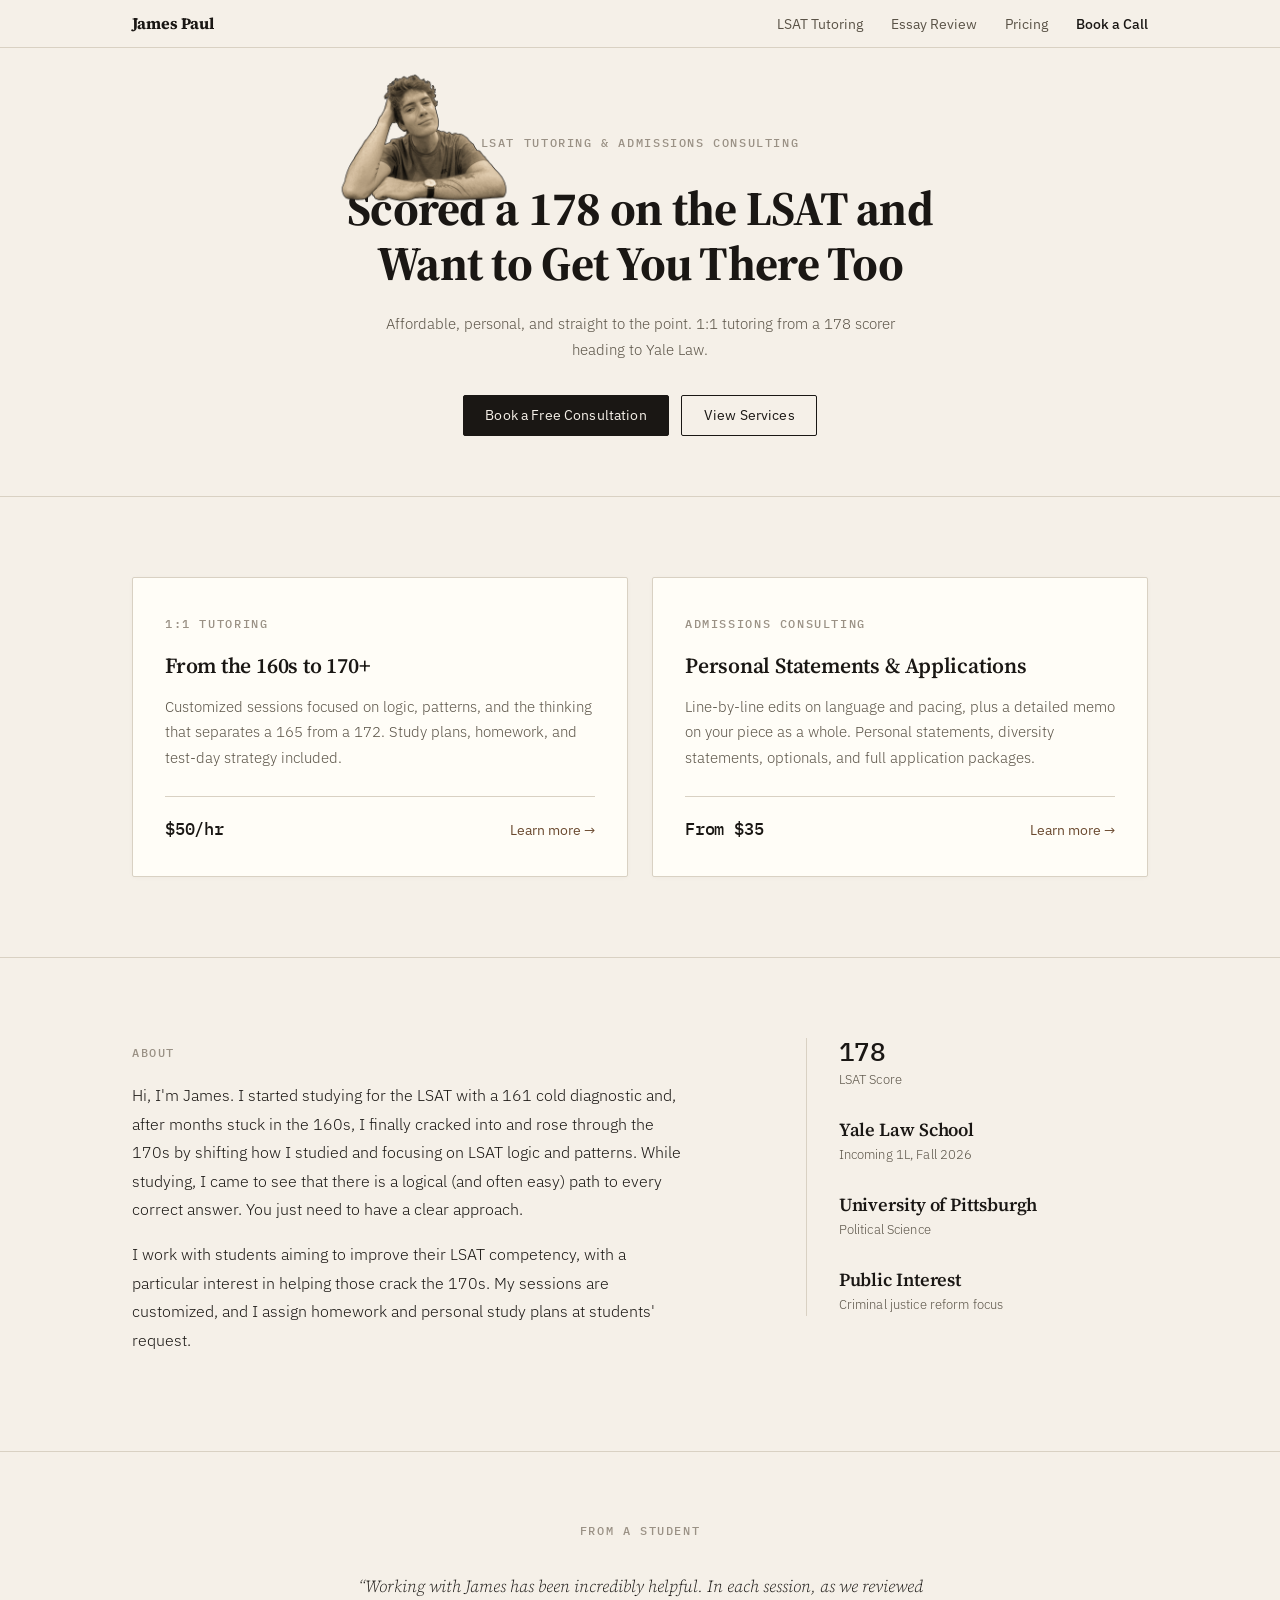
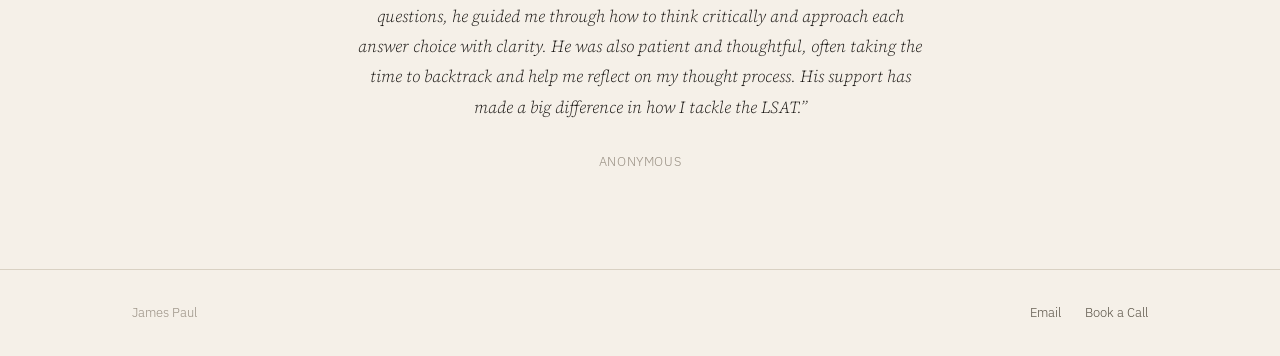
<file: index.html>
<!DOCTYPE html>
<html lang="en">
<head>
  <meta charset="UTF-8" />
  <meta name="viewport" content="width=device-width, initial-scale=1.0" />
  <title>James Paul · LSAT Tutoring and Essay Review</title>
  <meta name="description" content="1:1 LSAT tutoring and law school essay review from a 178 scorer heading to Yale Law. Affordable, personal, and straight to the point." />

  <link rel="preconnect" href="https://fonts.googleapis.com" />
  <link rel="preconnect" href="https://fonts.gstatic.com" crossorigin />
  <link href="https://fonts.googleapis.com/css2?family=IBM+Plex+Mono:wght@400;500&family=IBM+Plex+Sans:wght@300;400;500&family=Source+Serif+4:ital,opsz,wght@0,8..60,400..700;1,8..60,400..700&display=swap" rel="stylesheet" />

  <link rel="stylesheet" href="styles.css" />
</head>
<body>

  <!-- ========== Navigation ========== -->
  <nav class="nav" aria-label="Primary">
    <div class="nav-inner">
      <a href="index.html" class="nav-brand">James Paul</a>

      <button class="nav-toggle" aria-label="Toggle menu" aria-expanded="false">
        <svg width="22" height="22" viewBox="0 0 24 24" fill="none" stroke="currentColor" stroke-width="1.5" stroke-linecap="square">
          <line x1="3" y1="7" x2="21" y2="7" />
          <line x1="3" y1="12" x2="21" y2="12" />
          <line x1="3" y1="17" x2="21" y2="17" />
        </svg>
      </button>

      <ul class="nav-links">
        <li><a href="tutoring.html">LSAT Tutoring</a></li>
        <li><a href="essays.html">Essay Review</a></li>
        <li><a href="pricing.html">Pricing</a></li>
        <li><a href="https://calendly.com/jamespaul0411/free-intro-meeting" target="_blank" rel="noopener noreferrer" class="nav-cta">Book a Call</a></li>
      </ul>
    </div>
  </nav>

  <main>

    <!-- ========== Hero ========== -->
    <header class="hero">
     <div class="container">
       <span class="eyebrow">LSAT Tutoring &amp; Admissions Consulting</span>

       <div class="hero-headline-wrap">
         <img src="images/james-cutout.png" alt="" class="hero-portrait" />
         <h1>Scored a 178 on the LSAT and Want to Get You There Too</h1>
       </div>

       <p class="subline">Affordable, personal, and straight to the point. 1:1 tutoring from a 178 scorer heading to Yale Law.</p>

       <div class="btn-row">
         <a href="https://calendly.com/jamespaul0411/free-intro-meeting" target="_blank" rel="noopener noreferrer" class="btn btn-primary">Book a Free Consultation</a>
         <a href="#services" class="btn btn-secondary">View Services</a>
       </div>
     </div>
   </header>

    <!-- ========== Services Overview ========== -->
    <section class="section section-bordered" id="services">
      <div class="container">
        <div class="services-grid">

          <article class="service-card">
            <span class="eyebrow">1:1 Tutoring</span>
            <h3>From the 160s to 170+</h3>
            <p>Customized sessions focused on logic, patterns, and the thinking that separates a 165 from a 172. Study plans, homework, and test-day strategy included.</p>
            <div class="card-foot">
              <span class="card-price">$50/hr</span>
              <a href="tutoring.html" class="arrow-link">Learn more →</a>
            </div>
          </article>

          <article class="service-card">
            <span class="eyebrow">Admissions Consulting</span>
            <h3>Personal Statements &amp; Applications</h3>
            <p>Line-by-line edits on language and pacing, plus a detailed memo on your piece as a whole. Personal statements, diversity statements, optionals, and full application packages.</p>
            <div class="card-foot">
              <span class="card-price">From $35</span>
              <a href="essays.html" class="arrow-link">Learn more →</a>
            </div>
          </article>

        </div>
      </div>
    </section>

    <!-- ========== About ========== -->
    <section class="section section-bordered">
      <div class="container">
        <div class="about">

          <div class="about-text">
            <span class="eyebrow">About</span>
            <p>Hi, I'm James. I started studying for the LSAT with a 161 cold diagnostic and, after months stuck in the 160s, I finally cracked into and rose through the 170s by shifting how I studied and focusing on LSAT logic and patterns. While studying, I came to see that there is a logical (and often easy) path to every correct answer. You just need to have a clear approach.</p>
            <p>I work with students aiming to improve their LSAT competency, with a particular interest in helping those crack the 170s. My sessions are customized, and I assign homework and personal study plans at students' request.</p>
          </div>

          <aside class="credentials" aria-label="Credentials">
            <div class="credential">
              <span class="big">178</span>
              <span class="label">LSAT Score</span>
            </div>
            <div class="credential">
              <span class="big-serif">Yale Law School</span>
              <span class="label">Incoming 1L, Fall 2026</span>
            </div>
            <div class="credential">
              <span class="big-serif">University of Pittsburgh</span>
              <span class="label">Political Science</span>
            </div>
            <div class="credential">
              <span class="big-serif">Public Interest</span>
              <span class="label">Criminal justice reform focus</span>
            </div>
          </aside>

        </div>
      </div>
    </section>

    <!-- ========== Testimonial ==========
         Replace the quote and attribution below with a real student testimonial. -->
    <section class="section-bordered">
      <div class="container">
        <div class="testimonial">
          <span class="eyebrow">From a Student</span>
          <blockquote>
            “Working with James has been incredibly helpful. In each session, as we reviewed questions, he guided me through how to think critically and approach each answer choice with clarity. He was also patient and thoughtful, often taking the time to backtrack and help me reflect on my thought process. His support has made a big difference in how I tackle the LSAT.”
          </blockquote>
          <cite>Anonymous</cite>
        </div>
      </div>
    </section>

  </main>

  <!-- ========== Footer ========== -->
  <footer class="site-footer">
    <div class="site-footer-inner">
      <span>James Paul</span>
      <div class="footer-links">
        <a href="mailto:jamespaul0411@gmail.com" target="_blank" rel="noopener noreferrer">Email</a>
        <a href="https://calendly.com/jamespaul0411" target="_blank" rel="noopener noreferrer">Book a Call</a>
      </div>
    </div>
  </footer>

  <script src="script.js"></script>
</body>
</html>
</file>
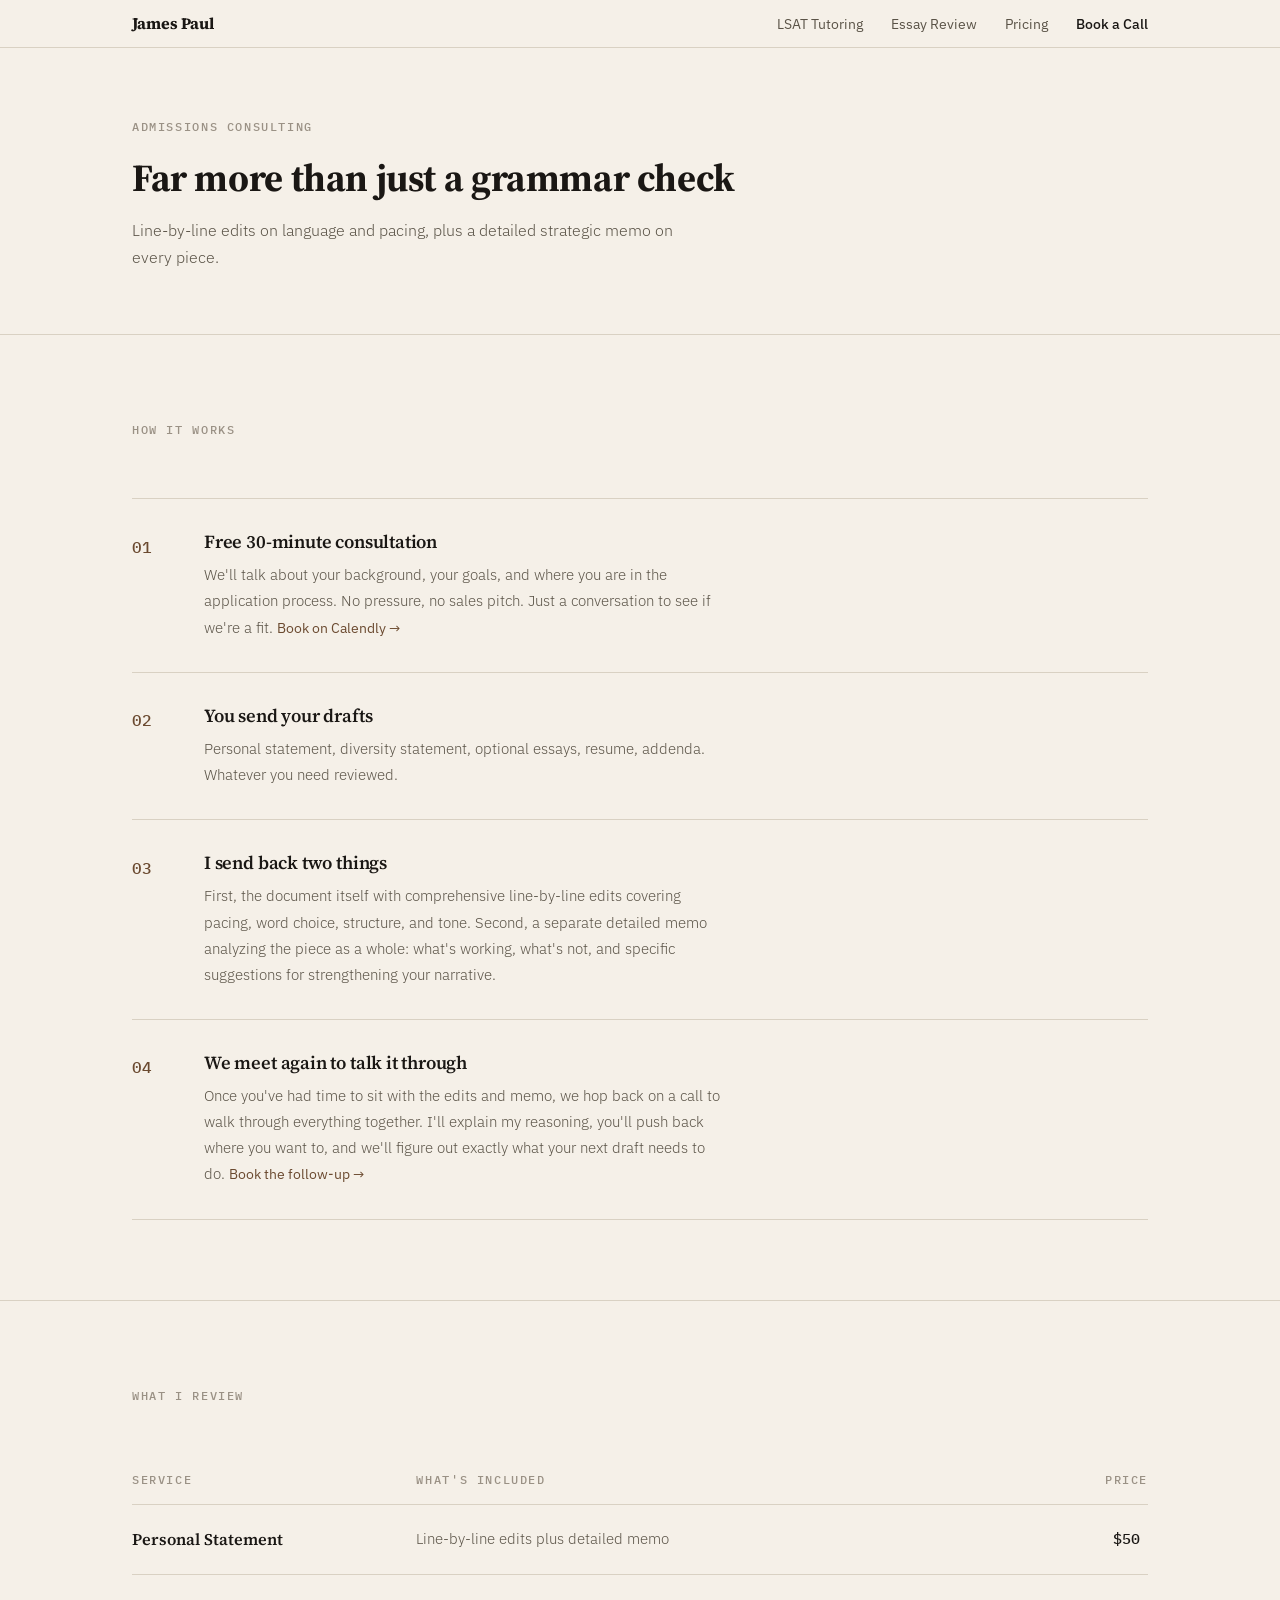
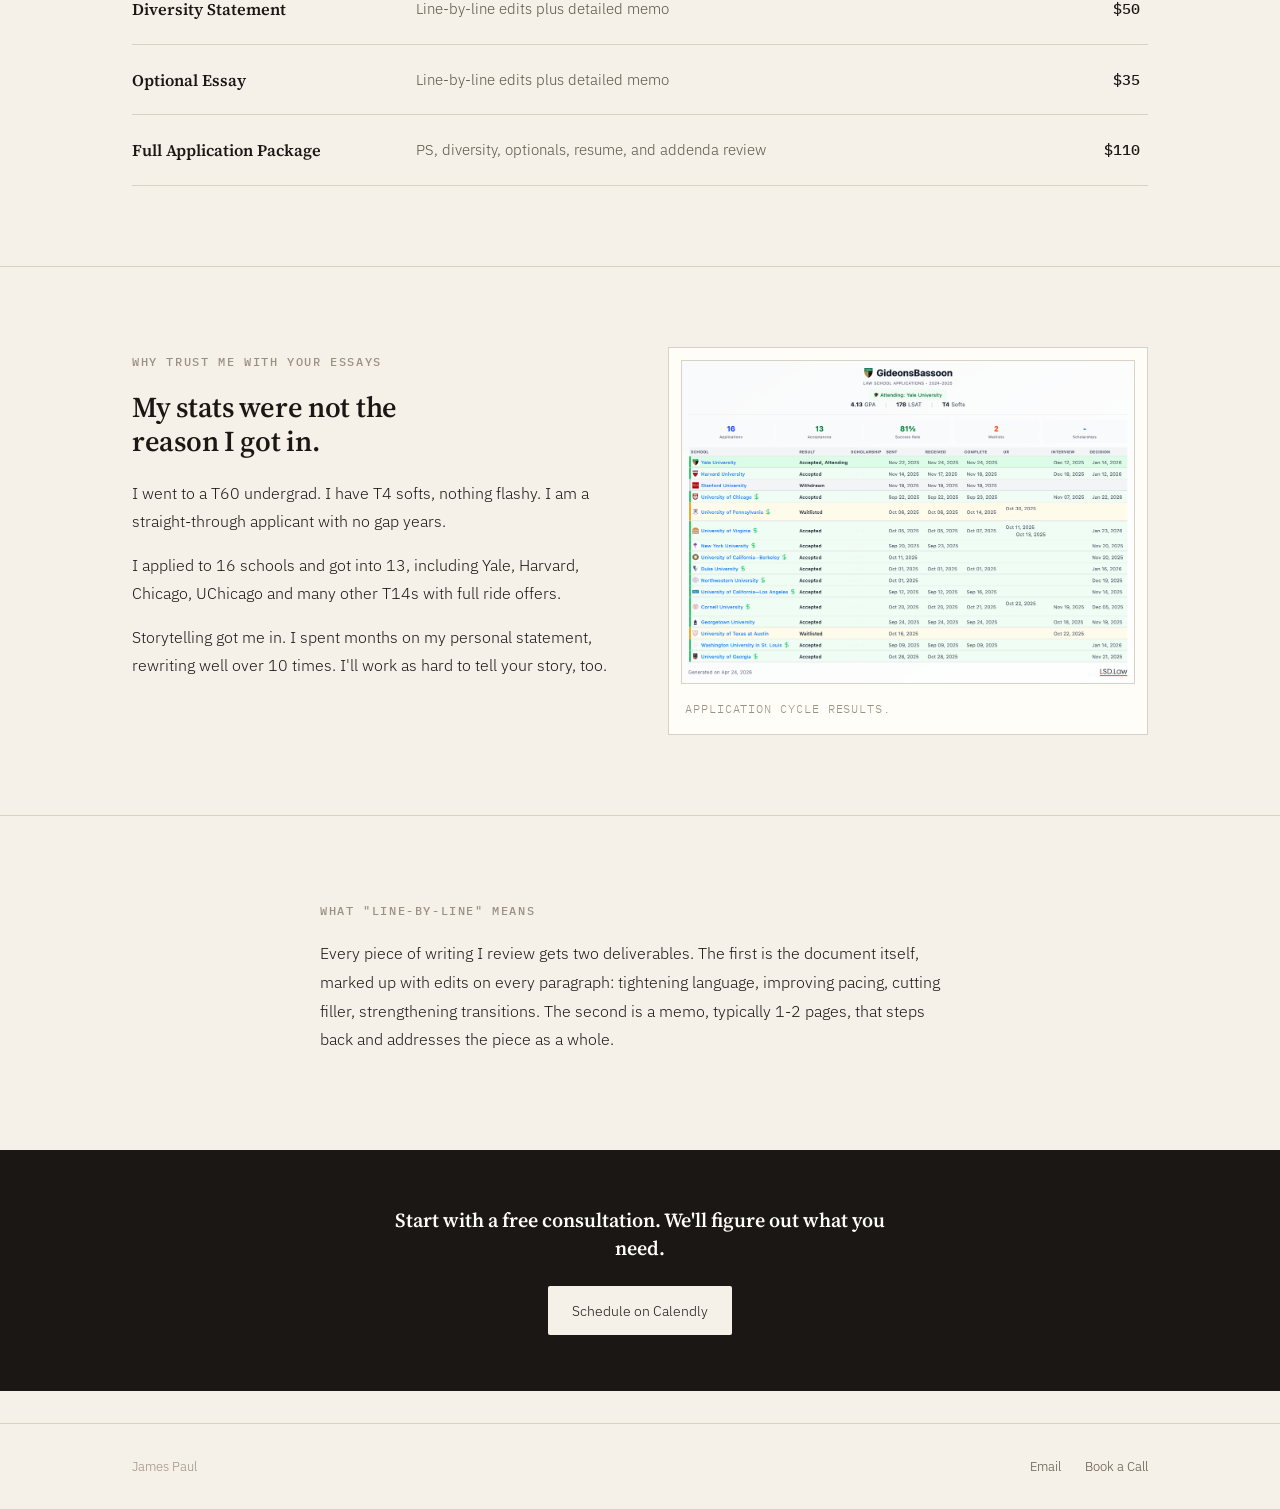
<file: essays.html>
<!DOCTYPE html>
<html lang="en">
<head>
  <meta charset="UTF-8" />
  <meta name="viewport" content="width=device-width, initial-scale=1.0" />
  <title>Essay Review · James Paul</title>
  <meta name="description" content="Line-by-line edits on language and pacing, plus a detailed strategic memo on every piece. Personal statements, diversity statements, optionals, and full application packages." />

  <link rel="preconnect" href="https://fonts.googleapis.com" />
  <link rel="preconnect" href="https://fonts.gstatic.com" crossorigin />
  <link href="https://fonts.googleapis.com/css2?family=IBM+Plex+Mono:wght@400;500&family=IBM+Plex+Sans:wght@300;400;500&family=Source+Serif+4:ital,opsz,wght@0,8..60,400..700;1,8..60,400..700&display=swap" rel="stylesheet" />

  <link rel="stylesheet" href="styles.css" />
</head>
<body>

  <!-- ========== Navigation ========== -->
  <nav class="nav" aria-label="Primary">
    <div class="nav-inner">
      <a href="index.html" class="nav-brand">James Paul</a>

      <button class="nav-toggle" aria-label="Toggle menu" aria-expanded="false">
        <svg width="22" height="22" viewBox="0 0 24 24" fill="none" stroke="currentColor" stroke-width="1.5" stroke-linecap="square">
          <line x1="3" y1="7" x2="21" y2="7" />
          <line x1="3" y1="12" x2="21" y2="12" />
          <line x1="3" y1="17" x2="21" y2="17" />
        </svg>
      </button>

      <ul class="nav-links">
        <li><a href="tutoring.html">LSAT Tutoring</a></li>
        <li><a href="essays.html">Essay Review</a></li>
        <li><a href="pricing.html">Pricing</a></li>
        <li><a href="https://calendly.com/jamespaul0411/application-guidance-consult" target="_blank" rel="noopener noreferrer" class="nav-cta">Book a Call</a></li>
      </ul>
    </div>
  </nav>

  <main>

    <!-- ========== Page Header ========== -->
    <header class="page-header">
      <div class="container">
        <span class="eyebrow">Admissions Consulting</span>
        <h1>Far more than just a grammar check</h1>
        <p class="subline">Line-by-line edits on language and pacing, plus a detailed strategic memo on every piece.</p>
      </div>
    </header>

    <!-- ========== How It Works ========== -->
    <section class="section">
      <div class="container">
        <span class="eyebrow">How It Works</span>

        <ol class="steps">
          <li class="step">
            <div>
              <h3>Free 30-minute consultation</h3>
              <p>We'll talk about your background, your goals, and where you are in the application process. No pressure, no sales pitch. Just a conversation to see if we're a fit. <a href="https://calendly.com/jamespaul0411/application-guidance-consultjamespaul0411/application-guidance-consultjamespaul0411/application-guidance-consultjamespaul0411/application-guidance-consultjamespaul0411/application-guidance-consult" target="_blank" rel="noopener noreferrer" class="arrow-link">Book on Calendly →</a></p>
            </div>
          </li>

          <li class="step">
            <div>
              <h3>You send your drafts</h3>
              <p>Personal statement, diversity statement, optional essays, resume, addenda. Whatever you need reviewed.</p>
            </div>
          </li>

          <li class="step">
            <div>
              <h3>I send back two things</h3>
              <p>First, the document itself with comprehensive line-by-line edits covering pacing, word choice, structure, and tone. Second, a separate detailed memo analyzing the piece as a whole: what's working, what's not, and specific suggestions for strengthening your narrative.</p>
            </div>
          </li>

          <li class="step">
            <div>
              <h3>We meet again to talk it through</h3>
              <p>Once you've had time to sit with the edits and memo, we hop back on a call to walk through everything together. I'll explain my reasoning, you'll push back where you want to, and we'll figure out exactly what your next draft needs to do. <a href="https://calendly.com/jamespaul0411/application-guidance-consult" target="_blank" rel="noopener noreferrer" target="_blank" rel="noopener noreferrer" class="arrow-link">Book the follow-up →</a></p>
            </div>
          </li>
        </ol>
      </div>
    </section>

    <!-- ========== What I Review (table) ========== -->
    <section class="section section-bordered">
      <div class="container">
        <span class="eyebrow">What I Review</span>

        <table class="service-table">
          <thead>
            <tr>
              <th scope="col">Service</th>
              <th scope="col">What's Included</th>
              <th scope="col">Price</th>
            </tr>
          </thead>
          <tbody>
            <tr>
              <td>Personal Statement</td>
              <td>Line-by-line edits plus detailed memo</td>
              <td>$50</td>
            </tr>
            <tr>
              <td>Diversity Statement</td>
              <td>Line-by-line edits plus detailed memo</td>
              <td>$50</td>
            </tr>
            <tr>
              <td>Optional Essay</td>
              <td>Line-by-line edits plus detailed memo</td>
              <td>$35</td>
            </tr>
            <tr>
              <td>Full Application Package</td>
              <td>PS, diversity, optionals, resume, and addenda review</td>
              <td>$110</td>
            </tr>
          </tbody>
        </table>
      </div>
    </section>

    <!-- ========== Why Trust Me (Credentials) ========== -->
    <section class="section section-bordered">
      <div class="container">
        <div class="credentials-story">

          <div class="credentials-text">
            <span class="eyebrow">Why Trust Me With Your Essays</span>
            <h2>My stats were not the reason I got in.</h2>

            <p>I went to a T60 undergrad. I have T4 softs, nothing flashy. I am a straight-through applicant with no gap years.</p>

            <p>I applied to 16 schools and got into 13, including Yale, Harvard, Chicago, UChicago and many other T14s with full ride offers.</p>

            <p>Storytelling got me in. I spent months on my personal statement, rewriting well over 10 times. I'll work as hard to tell your story, too.</p>
          </div>

          <figure class="credentials-image">
            <img src="images/lsd-results.png" alt="Law school application results: 16 applications, 13 acceptances, including Yale, Harvard, Chicago, Penn, UVA, NYU, Berkeley, Duke, Northwestern, UCLA, Cornell, Georgetown, WUSTL, and Georgia." />
            <figcaption>Application cycle results. </figcaption>
          </figure>

        </div>
      </div>
    </section>

    <!-- ========== What Line-by-Line Means ========== -->
    <section class="section section-bordered">
      <div class="container">
        <div class="explainer">
          <span class="eyebrow">What "Line-by-Line" Means</span>
          <p>Every piece of writing I review gets two deliverables. The first is the document itself, marked up with edits on every paragraph: tightening language, improving pacing, cutting filler, strengthening transitions. The second is a memo, typically 1-2 pages, that steps back and addresses the piece as a whole.</p>
        </div>
      </div>
    </section>

    <!-- ========== CTA Bar ========== -->
    <section class="cta-bar">
      <p>Start with a free consultation. We'll figure out what you need.</p>
      <a href="https://calendly.com/jamespaul0411/application-guidance-consult" target="_blank" rel="noopener noreferrer" class="btn-cta-inverse">Schedule on Calendly</a>
    </section>

  </main>

  <!-- ========== Footer ========== -->
  <footer class="site-footer">
    <div class="site-footer-inner">
      <span>James Paul</span>
      <div class="footer-links">
        <a href="mailto:jamespaul0411@gmail.com" target="_blank" rel="noopener noreferrer">Email</a>
        <a href="https://calendly.com/jamespaul0411/application-guidance-consult" target="_blank" rel="noopener noreferrer">Book a Call</a>
      </div>
    </div>
  </footer>

  <script src="script.js"></script>
</body>
</html>
</file>
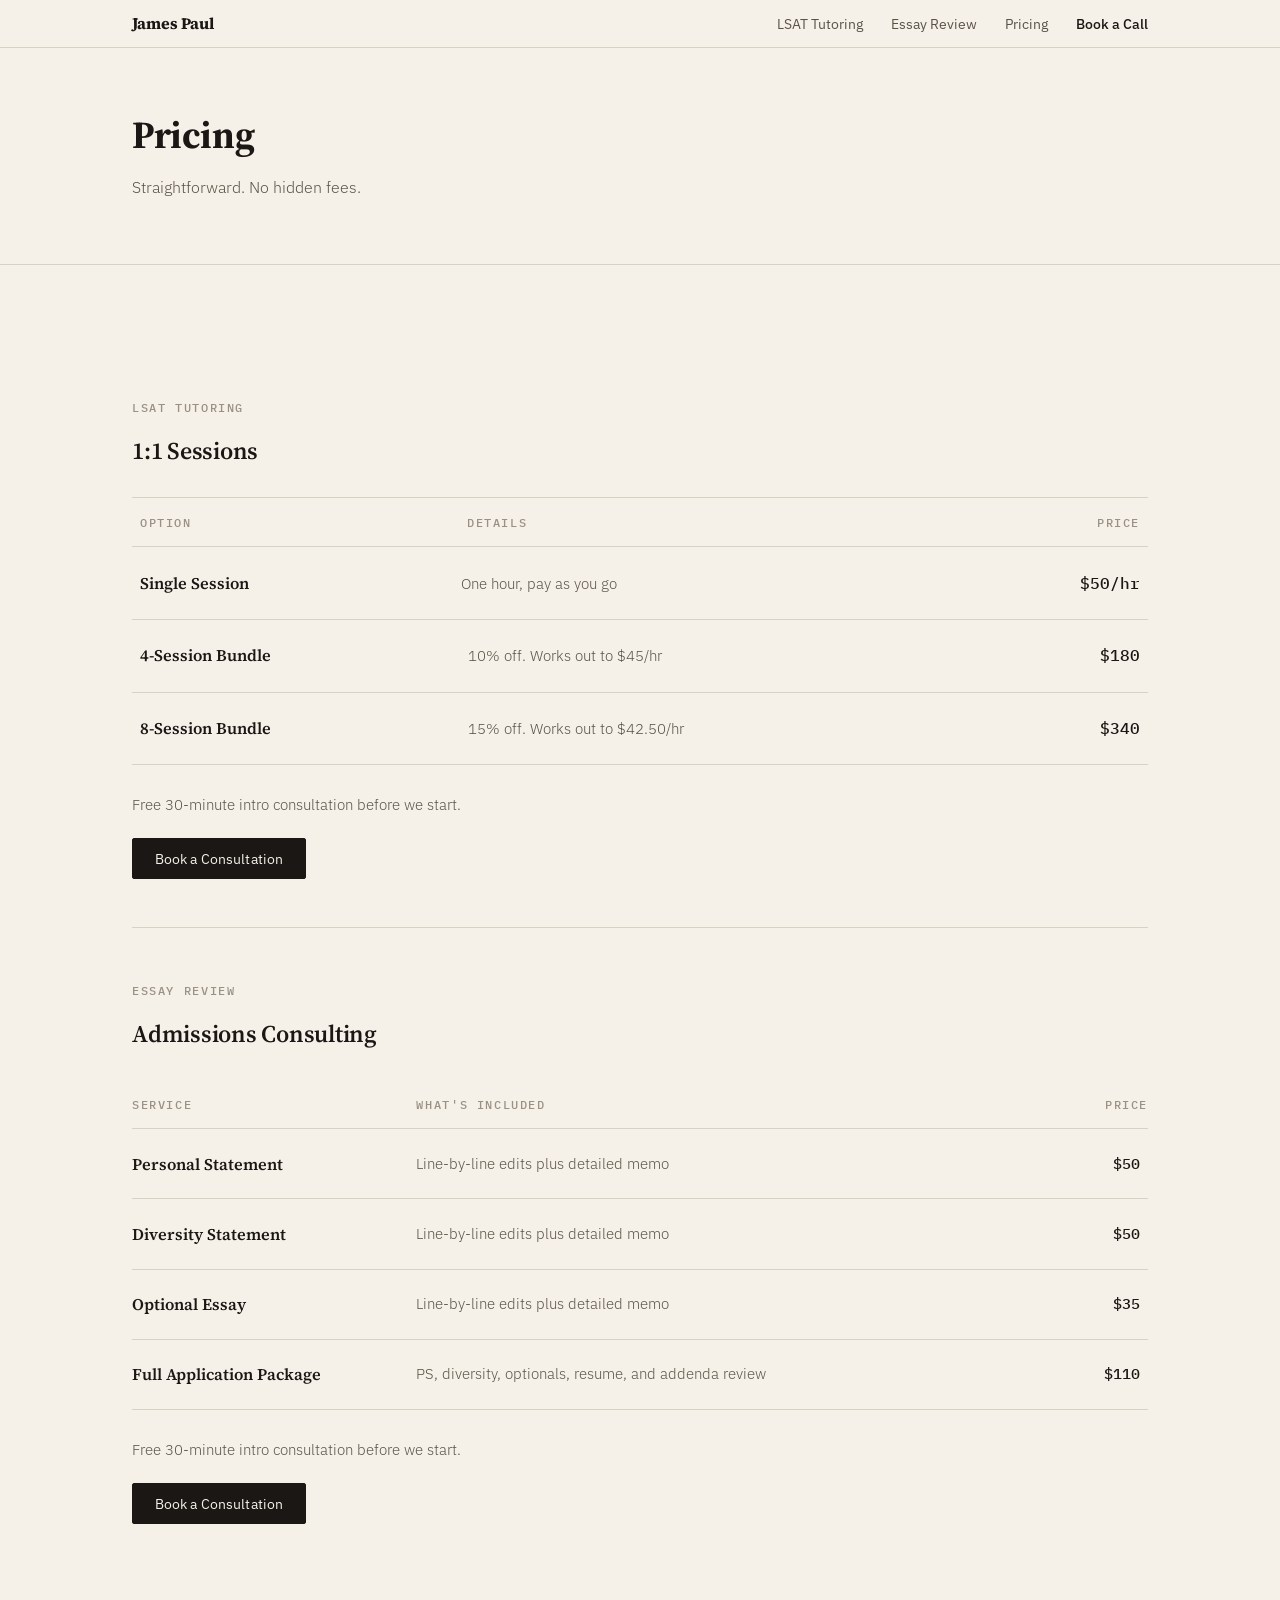
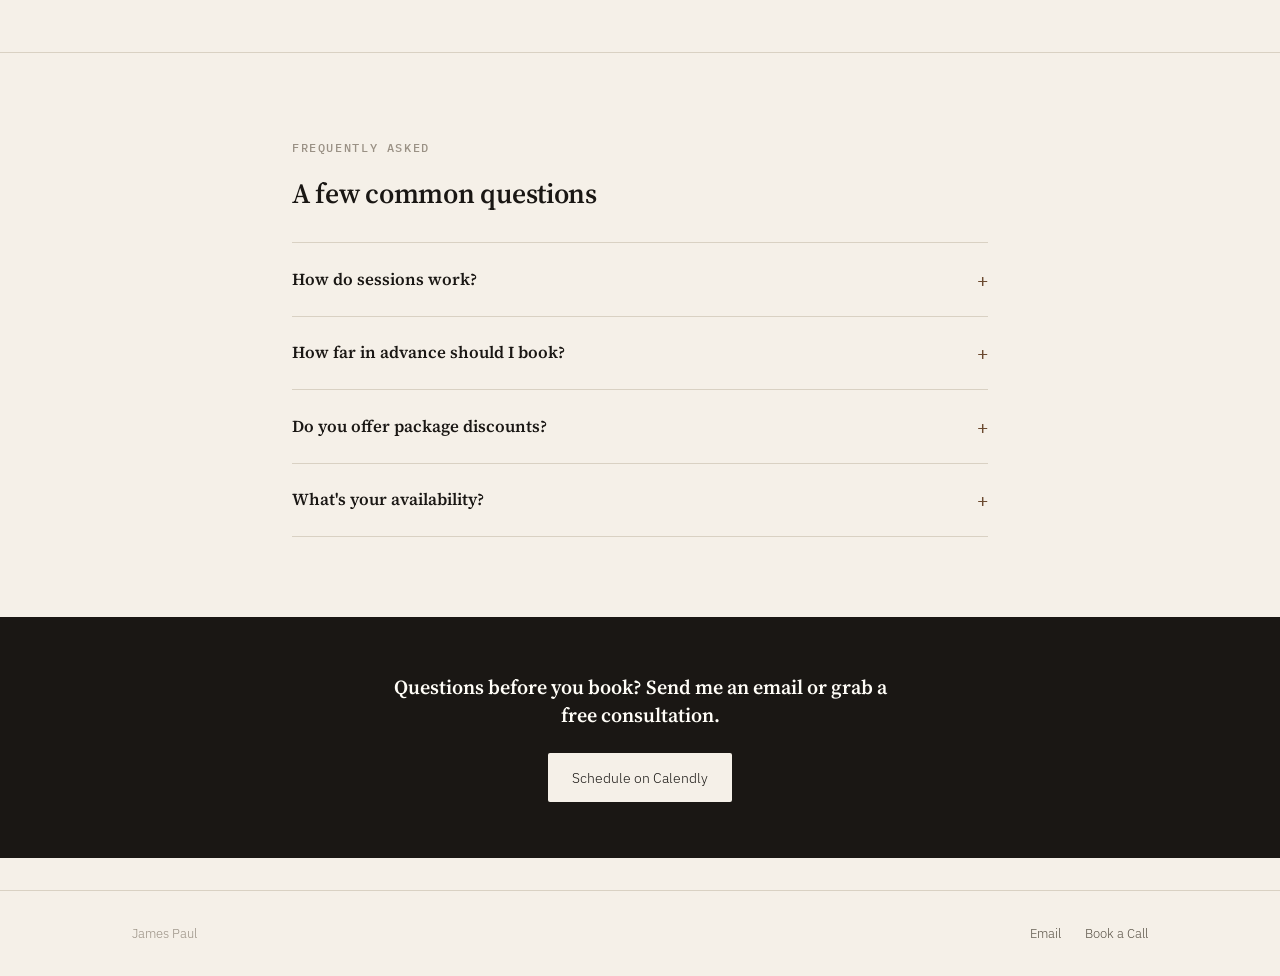
<file: pricing.html>
<!DOCTYPE html>
<html lang="en">
<head>
  <meta charset="UTF-8" />
  <meta name="viewport" content="width=device-width, initial-scale=1.0" />
  <title>Pricing · James Paul</title>
  <meta name="description" content="Straightforward pricing for LSAT tutoring and essay review. No hidden fees, no packages required." />

  <link rel="preconnect" href="https://fonts.googleapis.com" />
  <link rel="preconnect" href="https://fonts.gstatic.com" crossorigin />
  <link href="https://fonts.googleapis.com/css2?family=IBM+Plex+Mono:wght@400;500&family=IBM+Plex+Sans:wght@300;400;500&family=Source+Serif+4:ital,opsz,wght@0,8..60,400..700;1,8..60,400..700&display=swap" rel="stylesheet" />

  <link rel="stylesheet" href="styles.css" />
</head>
<body>

  <!-- ========== Navigation ========== -->
  <nav class="nav" aria-label="Primary">
    <div class="nav-inner">
      <a href="index.html" class="nav-brand">James Paul</a>

      <button class="nav-toggle" aria-label="Toggle menu" aria-expanded="false">
        <svg width="22" height="22" viewBox="0 0 24 24" fill="none" stroke="currentColor" stroke-width="1.5" stroke-linecap="square">
          <line x1="3" y1="7" x2="21" y2="7" />
          <line x1="3" y1="12" x2="21" y2="12" />
          <line x1="3" y1="17" x2="21" y2="17" />
        </svg>
      </button>

      <ul class="nav-links">
        <li><a href="tutoring.html">LSAT Tutoring</a></li>
        <li><a href="essays.html">Essay Review</a></li>
        <li><a href="pricing.html">Pricing</a></li>
        <li><a href="https://calendly.com/jamespaul0411" target="_blank" rel="noopener noreferrer" class="nav-cta">Book a Call</a></li>
      </ul>
    </div>
  </nav>

  <main>

    <!-- ========== Page Header ========== -->
    <header class="page-header">
      <div class="container">
        <h1>Pricing</h1>
        <p class="subline">Straightforward. No hidden fees.</p>
      </div>
    </header>

    <!-- ========== Pricing Groups ========== -->
    <section class="section">
      <div class="container">

        <div class="pricing-group">
          <span class="eyebrow">LSAT Tutoring</span>
          <h2>1:1 Sessions</h2>

         <div class="booking-list">
          <div class="booking-list-head">
            <span>Option</span>
            <span>Details</span>
            <span>Price</span>
          </div>

          <a href="https://calendly.com/jamespaul0411/30min" target="_blank" rel="noopener noreferrer" class="booking-row">
            <span class="booking-option">Single Session</span>
            <span class="booking-details">One hour, pay as you go</span>
            <span class="booking-price">$50/hr</span>
          </a>

          <a href="https://calendly.com/jamespaul0411/4-session-bundle" target="_blank" rel="noopener noreferrer" class="booking-row">
            <span class="booking-option">4-Session Bundle</span>
            <span class="booking-details">10% off. Works out to $45/hr</span>
            <span class="booking-price">$180</span>
          </a>

          <a href="https://calendly.com/jamespaul0411/new-meeting" target="_blank" rel="noopener noreferrer" class="booking-row">
            <span class="booking-option">8-Session Bundle</span>
            <span class="booking-details">15% off. Works out to $42.50/hr</span>
            <span class="booking-price">$340</span>
          </a>
        </div>

          <p class="inline-note" style="margin-top: 1.75rem;">Free 30-minute intro consultation before we start.</p>
          <a href="https://calendly.com/jamespaul0411/free-intro-meeting" target="_blank" rel="noopener noreferrer" class="btn btn-primary">Book a Consultation</a>
        </div>

        <div class="pricing-group">
          <span class="eyebrow">Essay Review</span>
          <h2>Admissions Consulting</h2>

          <table class="service-table">
            <thead>
              <tr>
                <th scope="col">Service</th>
                <th scope="col">What's Included</th>
                <th scope="col">Price</th>
              </tr>
            </thead>
            <tbody>
              <tr>
                <td>Personal Statement</td>
                <td>Line-by-line edits plus detailed memo</td>
                <td>$50</td>
              </tr>
              <tr>
                <td>Diversity Statement</td>
                <td>Line-by-line edits plus detailed memo</td>
                <td>$50</td>
              </tr>
              <tr>
                <td>Optional Essay</td>
                <td>Line-by-line edits plus detailed memo</td>
                <td>$35</td>
              </tr>
              <tr>
                <td>Full Application Package</td>
                <td>PS, diversity, optionals, resume, and addenda review</td>
                <td>$110</td>
              </tr>
            </tbody>
          </table>

          <p class="inline-note" style="margin-top: 1.75rem;">Free 30-minute intro consultation before we start.</p>
          <a href="https://calendly.com/jamespaul0411/application-guidance-consult" target="_blank" rel="noopener noreferrer" class="btn btn-primary">Book a Consultation</a>
        </div>

      </div>
    </section>

    <!-- ========== FAQ ========== -->
    <section class="section section-bordered">
      <div class="container-narrow">
        <span class="eyebrow">Frequently Asked</span>
        <h2>A few common questions</h2>

        <div class="faq-list">
          <details class="faq-item">
            <summary>How do sessions work?</summary>
            <div class="faq-body">
              We meet over Zoom. I screen-share practice problems and we work through them together. Between sessions, I assign targeted homework.
            </div>
          </details>

          <details class="faq-item">
            <summary>How far in advance should I book?</summary>
            <div class="faq-body">
              At least a week before your target test date for tutoring. For essays, the earlier the better, but I can work on tight timelines.
            </div>
          </details>

         <details class="faq-item">
            <summary>Do you offer package discounts?</summary>
            <div class="faq-body">
              Yes. Single sessions are $50/hr. The 4-session bundle is 10% off, and the 8-session bundle is 15% off. Start with a single session if you want to try things out first.
            </div>
          </details>

          <details class="faq-item">
            <summary>What's your availability?</summary>
            <div class="faq-body">
              Book through my Calendly to see open times. I'm generally available evenings and weekends.
            </div>
          </details>
        </div>
      </div>
    </section>

    <!-- ========== CTA Bar ========== -->
    <section class="cta-bar">
      <p>Questions before you book? Send me an email or grab a free consultation.</p>
      <a href="https://calendly.com/jamespaul0411" target="_blank" rel="noopener noreferrer" class="btn-cta-inverse">Schedule on Calendly</a>
    </section>

  </main>

  <!-- ========== Footer ========== -->
  <footer class="site-footer">
    <div class="site-footer-inner">
      <span>James Paul</span>
      <div class="footer-links">
        <a href="mailto:jamespaul0411@gmail.com" target="_blank" rel="noopener noreferrer">Email</a>
        <a href="https://calendly.com/jamespaul0411" target="_blank" rel="noopener noreferrer">Book a Call</a>
      </div>
    </div>
  </footer>

  <script src="script.js"></script>
</body>
</html>
</file>
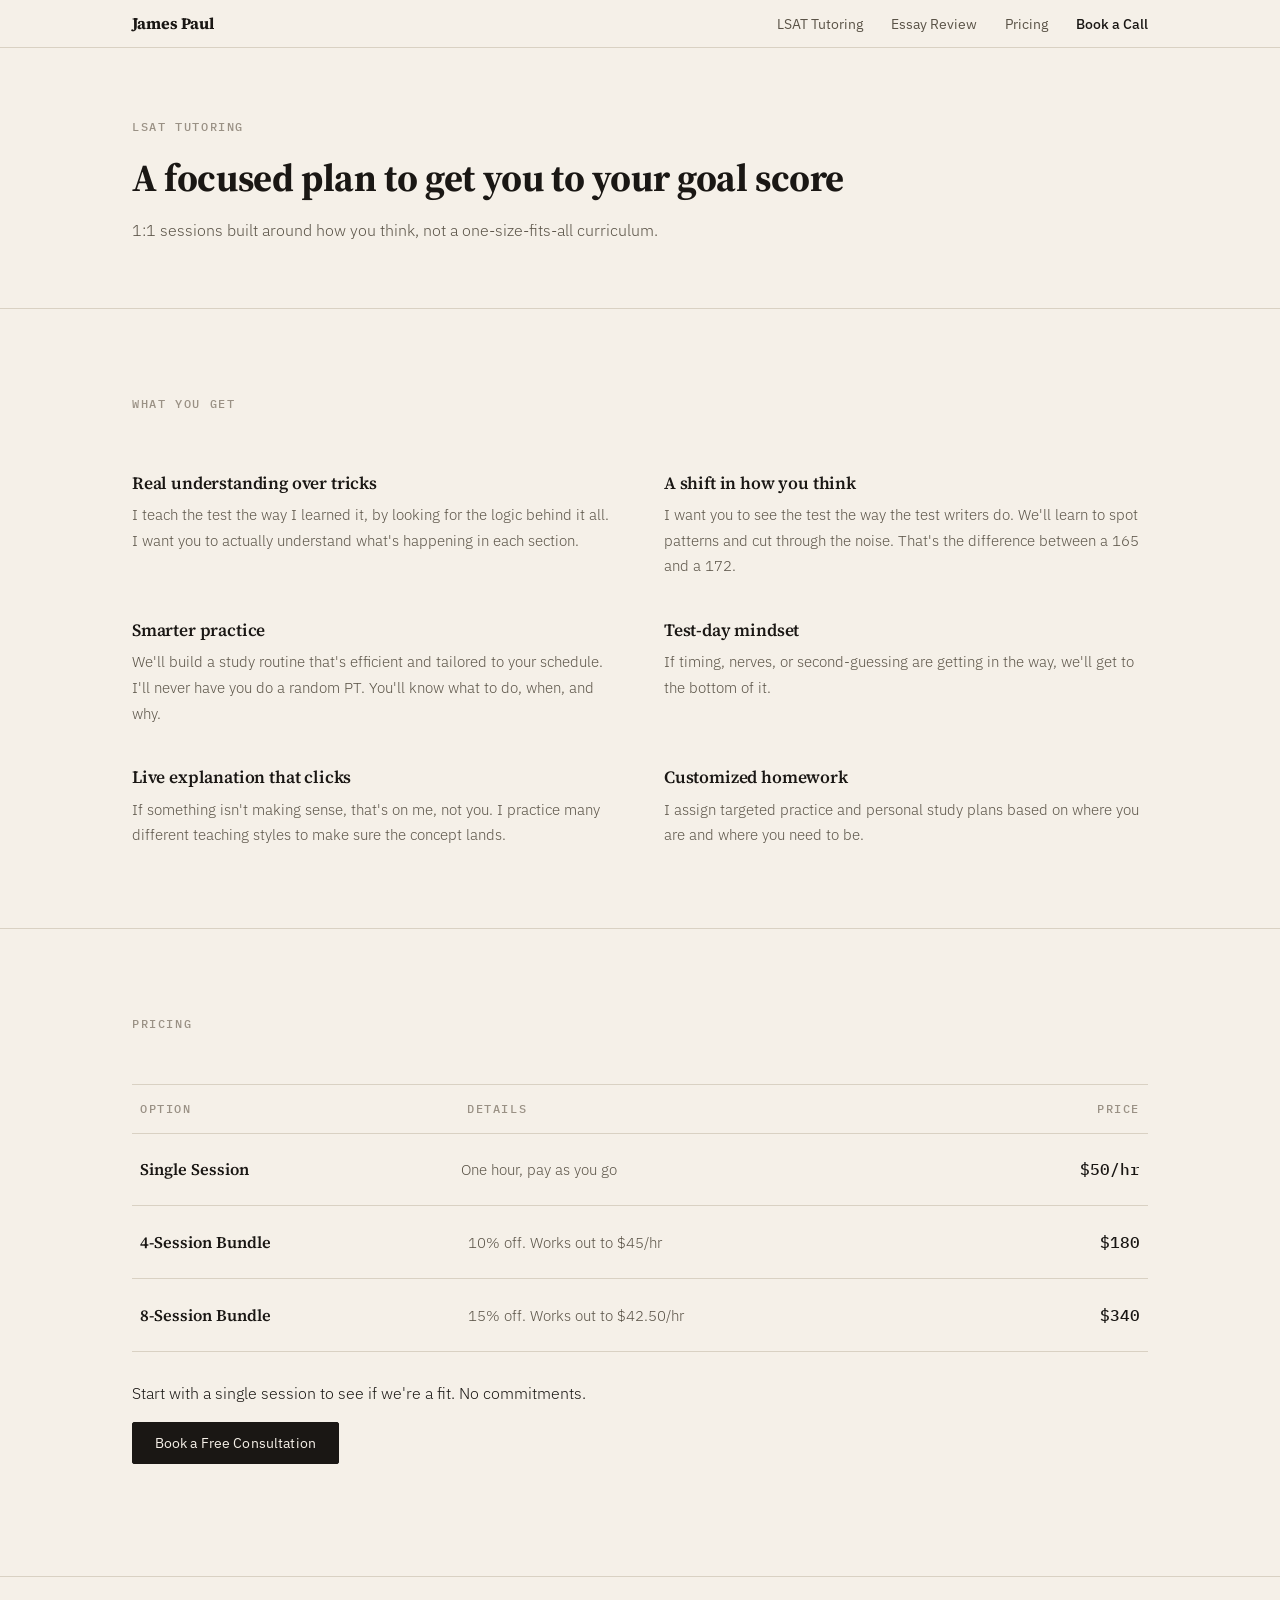
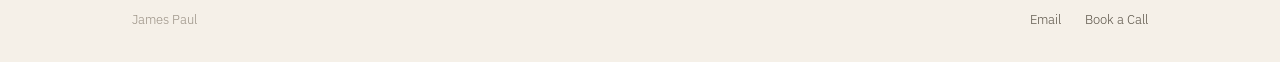
<file: tutoring.html>
<!DOCTYPE html>
<html lang="en">
<head>
  <meta charset="UTF-8" />
  <meta name="viewport" content="width=device-width, initial-scale=1.0" />
  <title>LSAT Tutoring · James Paul</title>
  <meta name="description" content="1:1 LSAT tutoring from a 178 scorer. A focused plan to get you from the 160s to 170+. $50/hr, pay as you go." />

  <link rel="preconnect" href="https://fonts.googleapis.com" />
  <link rel="preconnect" href="https://fonts.gstatic.com" crossorigin />
  <link href="https://fonts.googleapis.com/css2?family=IBM+Plex+Mono:wght@400;500&family=IBM+Plex+Sans:wght@300;400;500&family=Source+Serif+4:ital,opsz,wght@0,8..60,400..700;1,8..60,400..700&display=swap" rel="stylesheet" />

  <link rel="stylesheet" href="styles.css" />
</head>
<body>

  <!-- ========== Navigation ========== -->
  <nav class="nav" aria-label="Primary">
    <div class="nav-inner">
      <a href="index.html" class="nav-brand">James Paul</a>

      <button class="nav-toggle" aria-label="Toggle menu" aria-expanded="false">
        <svg width="22" height="22" viewBox="0 0 24 24" fill="none" stroke="currentColor" stroke-width="1.5" stroke-linecap="square">
          <line x1="3" y1="7" x2="21" y2="7" />
          <line x1="3" y1="12" x2="21" y2="12" />
          <line x1="3" y1="17" x2="21" y2="17" />
        </svg>
      </button>

      <ul class="nav-links">
        <li><a href="tutoring.html">LSAT Tutoring</a></li>
        <li><a href="essays.html">Essay Review</a></li>
        <li><a href="pricing.html">Pricing</a></li>
        <li><a href="https://calendly.com/jamespaul0411" target="_blank" rel="noopener noreferrer" class="nav-cta">Book a Call</a></li>
      </ul>
    </div>
  </nav>

  <main>

    <!-- ========== Page Header ========== -->
    <header class="page-header">
      <div class="container">
        <span class="eyebrow">LSAT Tutoring</span>
        <h1>A focused plan to get you to your goal score</h1>
        <p class="subline">1:1 sessions built around how you think, not a one-size-fits-all curriculum.</p>
      </div>
    </header>

    <!-- ========== What You Get ========== -->
    <section class="section">
      <div class="container">
        <span class="eyebrow">What You Get</span>

        <div class="feature-grid">
          <div class="feature">
            <h3>Real understanding over tricks</h3>
            <p>I teach the test the way I learned it, by looking for the logic behind it all. I want you to actually understand what's happening in each section.</p>
          </div>

          <div class="feature">
            <h3>A shift in how you think</h3>
            <p>I want you to see the test the way the test writers do. We'll learn to spot patterns and cut through the noise. That's the difference between a 165 and a 172.</p>
          </div>

          <div class="feature">
            <h3>Smarter practice</h3>
            <p>We'll build a study routine that's efficient and tailored to your schedule. I'll never have you do a random PT. You'll know what to do, when, and why.</p>
          </div>

          <div class="feature">
            <h3>Test-day mindset</h3>
            <p>If timing, nerves, or second-guessing are getting in the way, we'll get to the bottom of it.</p>
          </div>

          <div class="feature">
            <h3>Live explanation that clicks</h3>
            <p>If something isn't making sense, that's on me, not you. I practice many different teaching styles to make sure the concept lands.</p>
          </div>

          <div class="feature">
            <h3>Customized homework</h3>
            <p>I assign targeted practice and personal study plans based on where you are and where you need to be.</p>
          </div>
        </div>
      </div>
    </section>

    <!-- ========== Pricing Block ========== -->
    <!-- ========== Pricing Block ========== -->
    <section class="section section-bordered">
      <div class="container">
        <span class="eyebrow">Pricing</span>

        <div class="booking-list">
          <div class="booking-list-head">
            <span>Option</span>
            <span>Details</span>
            <span>Price</span>
          </div>

          <a href="https://calendly.com/jamespaul0411/30min" target="_blank" rel="noopener noreferrer" class="booking-row">
            <span class="booking-option">Single Session</span>
            <span class="booking-details">One hour, pay as you go</span>
            <span class="booking-price">$50/hr</span>
          </a>

          <a href="https://calendly.com/jamespaul0411/4-session-bundle" target="_blank" rel="noopener noreferrer" class="booking-row">
            <span class="booking-option">4-Session Bundle</span>
            <span class="booking-details">10% off. Works out to $45/hr</span>
            <span class="booking-price">$180</span>
          </a>

          <a href="https://calendly.com/jamespaul0411/new-meeting" target="_blank" rel="noopener noreferrer" class="booking-row">
            <span class="booking-option">8-Session Bundle</span>
            <span class="booking-details">15% off. Works out to $42.50/hr</span>
            <span class="booking-price">$340</span>
          </a>
        </div>

        <p class="price-note" style="margin-top: 1.75rem;">Start with a single session to see if we're a fit. No commitments.</p>
        <a href="https://calendly.com/jamespaul0411" target="_blank" rel="noopener noreferrer" class="btn btn-primary">Book a Free Consultation</a>
      </div>
    </section>


  </main>

  <!-- ========== Footer ========== -->
  <footer class="site-footer">
    <div class="site-footer-inner">
      <span>James Paul</span>
      <div class="footer-links">
        <a href="mailto:jamespaul0411@gmail.com" target="_blank" rel="noopener noreferrer">Email</a>
        <a href="https://calendly.com/jamespaul0411" target="_blank" rel="noopener noreferrer">Book a Call</a>
      </div>
    </div>
  </footer>

  <script src="script.js"></script>
</body>
</html>
</file>
<file: styles.css>
/* ============================================================
   James Paul - LSAT Tutoring & Essay Review
   Editorial stylesheet. Warm cream, serif display, mono accents.
   ============================================================ */

:root {
  --bg: #f5f0e8;
  --surface: #fffdf7;
  --text: #1a1714;
  --text-2: #5a5347;
  --text-3: #9a9185;
  --accent: #6b4a30;
  --accent-hover: #8a6347;
  --border: #d9d1c3;
  --ink: #1a1714;

  --serif: "Source Serif 4", Georgia, "Times New Roman", serif;
  --sans: "IBM Plex Sans", -apple-system, BlinkMacSystemFont, "Segoe UI", sans-serif;
  --mono: "IBM Plex Mono", ui-monospace, "SF Mono", Menlo, monospace;

  --nav-h: 48px;
  --page-max: 1080px;
  --reading-max: 640px;
  --wide-pad: 2rem;
  --section-gap: 5rem;
}

/* ---------- Reset & base ---------- */
*, *::before, *::after { box-sizing: border-box; }

html {
  scroll-behavior: smooth;
  scroll-padding-top: calc(var(--nav-h) + 1rem);
}

body {
  margin: 0;
  background: var(--bg);
  color: var(--text);
  font-family: var(--sans);
  font-weight: 300;
  font-size: 16px;
  line-height: 1.65;
  -webkit-font-smoothing: antialiased;
  -moz-osx-font-smoothing: grayscale;
  padding-top: var(--nav-h);
}

h1, h2, h3, h4 {
  font-family: var(--serif);
  font-weight: 600;
  color: var(--ink);
  line-height: 1.2;
  margin: 0 0 0.6em;
  letter-spacing: -0.01em;
}

h1 { font-size: 2.4rem; font-weight: 700; }
h2 { font-size: 1.75rem; }
h3 { font-size: 1.15rem; font-weight: 600; }

p { margin: 0 0 1em; color: var(--text); }

a {
  color: inherit;
  text-decoration: none;
  transition: color 120ms ease;
}
a:hover {
  text-decoration: underline;
  text-underline-offset: 3px;
  text-decoration-thickness: 1px;
}

hr {
  border: 0;
  border-top: 1px solid var(--border);
  margin: 0;
}

/* ---------- Layout ---------- */
.container {
  max-width: var(--page-max);
  margin: 0 auto;
  padding: 0 var(--wide-pad);
}

.container-narrow {
  max-width: 760px;
  margin: 0 auto;
  padding: 0 var(--wide-pad);
}

.section { padding: var(--section-gap) 0; }
.section-tight { padding: 3.5rem 0; }
.section-bordered { border-top: 1px solid var(--border); }

/* ---------- Editorial labels ---------- */
.eyebrow {
  font-family: var(--mono);
  font-size: 0.72rem;
  font-weight: 500;
  letter-spacing: 0.14em;
  text-transform: uppercase;
  color: var(--text-3);
  margin: 0 0 1.2rem;
  display: inline-block;
}

.eyebrow-accent { color: var(--accent); }

/* ---------- Navigation ---------- */
.nav {
  position: fixed;
  top: 0; left: 0; right: 0;
  height: var(--nav-h);
  background: var(--bg);
  border-bottom: 1px solid var(--border);
  z-index: 50;
}
.nav-inner {
  max-width: var(--page-max);
  margin: 0 auto;
  padding: 0 var(--wide-pad);
  height: 100%;
  display: flex;
  align-items: center;
  justify-content: space-between;
}
.nav-brand {
  font-family: var(--serif);
  font-weight: 700;
  font-size: 1rem;
  color: var(--ink);
  letter-spacing: -0.005em;
}
.nav-links {
  display: flex;
  gap: 1.75rem;
  align-items: center;
  list-style: none;
  margin: 0; padding: 0;
}
.nav-links a {
  font-size: 0.88rem;
  color: var(--text-2);
  font-weight: 400;
}
.nav-links a:hover { color: var(--ink); }
.nav-links a.nav-cta { color: var(--ink); font-weight: 500; }
.nav-links a.nav-cta:hover { color: var(--ink); }
.nav-toggle {
  display: none;
  background: none;
  border: 0;
  padding: 0.4rem;
  cursor: pointer;
  color: var(--ink);
}
.nav-toggle svg { display: block; }

/* ---------- Buttons / CTAs ---------- */
.btn {
  display: inline-block;
  padding: 0.78rem 1.35rem;
  font-family: var(--sans);
  font-size: 0.9rem;
  font-weight: 400;
  letter-spacing: 0.01em;
  border-radius: 2px;
  border: 1px solid transparent;
  cursor: pointer;
  transition: background 140ms ease, border-color 140ms ease, color 140ms ease;
  line-height: 1;
}
.btn:hover { text-decoration: none; }

.btn-primary {
  background: var(--ink);
  color: var(--bg);
  border-color: var(--ink);
}
.btn-primary:hover {
  background: #3a342c;
  border-color: #3a342c;
  color: var(--bg);
}

.btn-secondary {
  background: transparent;
  color: var(--ink);
  border-color: var(--ink);
}
.btn-secondary:hover {
  background: var(--ink);
  color: var(--bg);
}

.btn-row {
  display: flex;
  gap: 0.75rem;
  justify-content: center;
  flex-wrap: wrap;
  margin-top: 2rem;
}

/* Inline accent link with arrow */
.arrow-link {
  font-family: var(--sans);
  font-size: 0.9rem;
  color: var(--accent);
  font-weight: 400;
}
.arrow-link:hover { color: var(--accent-hover); }

/* ---------- Hero ---------- */
.hero {
  text-align: center;
  padding: 5rem 1rem 3.75rem;
}
.hero .eyebrow { margin-bottom: 1.8rem; }
.hero h1 {
  max-width: 780px;
  margin: 0 auto 1.25rem;
  font-size: 3rem;
  letter-spacing: -0.015em;
  line-height: 1.15;
}
.hero .subline {
  max-width: 520px;
  margin: 0 auto;
  color: var(--text-2);
  font-size: 0.95rem;
  line-height: 1.7;
}

/* ---------- Page header (interior pages) ---------- */
.page-header {
  text-align: left;
  padding: 4rem 0 3rem;
  border-bottom: 1px solid var(--border);
}
.page-header h1 {
  max-width: 720px;
  margin-bottom: 1rem;
}
.page-header .subline {
  max-width: 580px;
  color: var(--text-2);
  font-size: 1rem;
}

/* ---------- Two-card services overview ---------- */
.services-grid {
  display: grid;
  grid-template-columns: 1fr 1fr;
  gap: 1.5rem;
}
.service-card {
  background: var(--surface);
  border: 1px solid var(--border);
  padding: 2.25rem 2rem 2rem;
  display: flex;
  flex-direction: column;
  border-radius: 2px;
  box-shadow: 0 1px 4px rgba(0, 0, 0, 0.03);
}
.service-card h3 {
  font-size: 1.35rem;
  font-family: var(--serif);
  font-weight: 600;
  margin-bottom: 0.9rem;
  line-height: 1.25;
}
.service-card p {
  color: var(--text-2);
  font-size: 0.94rem;
  line-height: 1.7;
  margin-bottom: 1.6rem;
  flex: 1;
}
.service-card .card-foot {
  display: flex;
  justify-content: space-between;
  align-items: baseline;
  padding-top: 1.2rem;
  border-top: 1px solid var(--border);
}
.service-card .card-price {
  font-family: var(--mono);
  font-size: 1.05rem;
  color: var(--ink);
  font-weight: 500;
  letter-spacing: -0.01em;
}

/* ---------- About ---------- */
.about {
  display: grid;
  grid-template-columns: 60% 40%;
  gap: 4rem;
  align-items: start;
}
.about-text p {
  font-size: 1.02rem;
  line-height: 1.75;
  color: var(--text);
  max-width: 56ch;
}
.about-text p + p { margin-top: 1rem; }

.credentials {
  display: flex;
  flex-direction: column;
  gap: 1.75rem;
  border-left: 1px solid var(--border);
  padding-left: 2rem;
}
.credential {
  display: flex;
  flex-direction: column;
  gap: 0.2rem;
}
.credential .big {
  font-family: var(--mono);
  font-size: 1.6rem;
  font-weight: 500;
  color: var(--ink);
  letter-spacing: -0.02em;
  line-height: 1.1;
}
.credential .big-serif {
  font-family: var(--serif);
  font-size: 1.15rem;
  font-weight: 600;
  color: var(--ink);
  letter-spacing: -0.005em;
  line-height: 1.2;
}
.credential .label {
  font-family: var(--sans);
  font-size: 0.82rem;
  color: var(--text-2);
  letter-spacing: 0.01em;
}

/* ---------- Testimonial ---------- */
.testimonial {
  max-width: 600px;
  margin: 0 auto;
  text-align: center;
  padding: 4rem 1rem;
}
.testimonial .eyebrow { margin-bottom: 2rem; }
.testimonial blockquote {
  margin: 0 0 1.5rem;
  font-family: var(--serif);
  font-style: italic;
  font-size: 1.05rem;
  line-height: 1.8;
  color: var(--text);
}
.testimonial cite {
  font-family: var(--sans);
  font-size: 0.82rem;
  color: var(--text-3);
  font-style: normal;
  letter-spacing: 0.05em;
  text-transform: uppercase;
}

/* ---------- What You Get (2-col blocks) ---------- */
.feature-grid {
  display: grid;
  grid-template-columns: 1fr 1fr;
  gap: 2.5rem 3rem;
  margin-top: 2.5rem;
}
.feature {
  display: flex;
  flex-direction: column;
  gap: 0.5rem;
}
.feature h3 {
  font-family: var(--serif);
  font-size: 1.08rem;
  font-weight: 600;
  margin: 0;
  color: var(--ink);
  line-height: 1.3;
}
.feature p {
  color: var(--text-2);
  font-size: 0.94rem;
  line-height: 1.7;
  margin: 0;
}

/* ---------- Tutoring pricing block ---------- */
.price-block {
  text-align: center;
  padding: 3.5rem 1rem;
  border-top: 1px solid var(--border);
  border-bottom: 1px solid var(--border);
}
.price-block .big-price {
  font-family: var(--mono);
  font-size: 3.2rem;
  font-weight: 500;
  color: var(--ink);
  letter-spacing: -0.03em;
  line-height: 1;
  display: block;
  margin-bottom: 1rem;
}
.price-block .price-note {
  color: var(--text-2);
  font-size: 0.95rem;
  margin: 0 auto 2rem;
  max-width: 420px;
}

/* ---------- CTA bar ---------- */
.cta-bar {
  background: var(--ink);
  color: var(--bg);
  padding: 3.5rem 1rem;
  text-align: center;
}
.cta-bar p {
  font-family: var(--serif);
  font-size: 1.25rem;
  font-weight: 600;
  color: var(--surface);
  margin: 0 0 1.5rem;
  max-width: 520px;
  margin-left: auto;
  margin-right: auto;
  line-height: 1.4;
}
.cta-bar .btn-cta-inverse {
  background: var(--bg);
  color: var(--ink);
  border-color: var(--bg);
  padding: 0.78rem 1.5rem;
  font-size: 0.9rem;
  border-radius: 2px;
  display: inline-block;
  font-family: var(--sans);
}
.cta-bar .btn-cta-inverse:hover {
  background: transparent;
  color: var(--bg);
  border-color: var(--bg);
  text-decoration: none;
}

/* ---------- How It Works (numbered steps) ---------- */
.steps {
  list-style: none;
  margin: 2.5rem 0 0;
  padding: 0;
  counter-reset: step;
}
.step {
  display: grid;
  grid-template-columns: 3rem 1fr;
  gap: 1.5rem;
  padding: 2rem 0;
  border-bottom: 1px solid var(--border);
  counter-increment: step;
}
.step:first-child { border-top: 1px solid var(--border); }
.step::before {
  content: counter(step, decimal-leading-zero);
  font-family: var(--mono);
  font-size: 1rem;
  font-weight: 500;
  color: var(--accent);
  padding-top: 0.15rem;
  letter-spacing: 0.02em;
}
.step h3 {
  font-family: var(--serif);
  font-size: 1.15rem;
  font-weight: 600;
  margin: 0 0 0.5rem;
  color: var(--ink);
}
.step p {
  color: var(--text-2);
  font-size: 0.96rem;
  line-height: 1.7;
  margin: 0;
  max-width: 58ch;
}
.step p + p { margin-top: 0.6rem; }

/* ---------- Editorial service table ---------- */
.service-table {
  width: 100%;
  border-collapse: collapse;
  margin-top: 2rem;
  font-size: 0.95rem;
}
.service-table thead th {
  text-align: left;
  font-family: var(--mono);
  font-size: 0.72rem;
  font-weight: 500;
  letter-spacing: 0.14em;
  text-transform: uppercase;
  color: var(--text-3);
  padding: 0.9rem 0;
  border-bottom: 1px solid var(--border);
}
.service-table thead th:last-child { text-align: right; }
.service-table tbody td {
  padding: 1.4rem 0.5rem 1.4rem 0;
  border-bottom: 1px solid var(--border);
  vertical-align: top;
  line-height: 1.5;
}
.service-table td:first-child {
  font-family: var(--serif);
  font-weight: 600;
  color: var(--ink);
  font-size: 1.02rem;
  width: 28%;
}
.service-table td:nth-child(2) {
  color: var(--text-2);
}
.service-table td:last-child {
  text-align: right;
  font-family: var(--mono);
  font-weight: 500;
  color: var(--ink);
  white-space: nowrap;
  width: 18%;
}

/* ---------- Line-by-line explanation block ---------- */
.explainer {
  max-width: 640px;
  margin: 0 auto;
}
.explainer p {
  font-size: 1rem;
  line-height: 1.8;
  color: var(--text);
}

/* ---------- Pricing page sections ---------- */
.pricing-group {
  padding: 3rem 0;
  border-bottom: 1px solid var(--border);
}
.pricing-group:last-of-type { border-bottom: 0; }
.pricing-group h2 {
  font-family: var(--serif);
  font-size: 1.5rem;
  margin-bottom: 1.5rem;
}
.pricing-group .hr-row {
  font-family: var(--mono);
  font-size: 1.4rem;
  font-weight: 500;
  color: var(--ink);
  margin: 0.5rem 0 1.25rem;
}
.pricing-group .inline-note {
  color: var(--text-2);
  font-size: 0.94rem;
  margin-bottom: 1.25rem;
}

/* ---------- FAQ ---------- */
.faq-list { margin-top: 2rem; }
.faq-item {
  border-top: 1px solid var(--border);
  padding: 0;
}
.faq-item:last-child { border-bottom: 1px solid var(--border); }
.faq-item summary {
  list-style: none;
  cursor: pointer;
  padding: 1.4rem 0;
  display: flex;
  justify-content: space-between;
  align-items: center;
  gap: 1rem;
  font-family: var(--serif);
  font-size: 1.05rem;
  font-weight: 600;
  color: var(--ink);
}
.faq-item summary::-webkit-details-marker { display: none; }
.faq-item summary::after {
  content: "+";
  font-family: var(--mono);
  font-size: 1.2rem;
  color: var(--accent);
  font-weight: 400;
  transition: transform 200ms ease;
  line-height: 1;
  display: inline-block;
}
.faq-item[open] summary::after {
  transform: rotate(45deg);
}
.faq-item .faq-body {
  padding: 0 0 1.4rem;
  color: var(--text-2);
  font-size: 0.96rem;
  line-height: 1.7;
  max-width: 60ch;
}

/* ---------- Footer ---------- */
.site-footer {
  border-top: 1px solid var(--border);
  padding: 2rem 0;
  margin-top: 2rem;
  font-size: 0.82rem;
  color: var(--text-3);
}
.site-footer-inner {
  max-width: var(--page-max);
  margin: 0 auto;
  padding: 0 var(--wide-pad);
  display: flex;
  justify-content: space-between;
  align-items: center;
  flex-wrap: wrap;
  gap: 1rem;
}
.site-footer a { color: var(--text-2); }
.site-footer a:hover { color: var(--ink); }
.footer-links { display: flex; gap: 1.5rem; }

/* ---------- Responsive ---------- */
@media (max-width: 768px) {
  :root {
    --wide-pad: 1.25rem;
    --section-gap: 3.5rem;
  }
  h1 { font-size: 1.95rem; }
  h2 { font-size: 1.45rem; }

  .hero { padding: 3.5rem 0.5rem 2.75rem; }
  .hero h1 { font-size: 1.95rem; }

  .services-grid { grid-template-columns: 1fr; gap: 1.25rem; }
  .feature-grid { grid-template-columns: 1fr; gap: 2rem; }
  .about {
    grid-template-columns: 1fr;
    gap: 2.5rem;
  }
  .credentials {
    border-left: 0;
    border-top: 1px solid var(--border);
    padding-left: 0;
    padding-top: 2rem;
  }

  /* Mobile nav */
  .nav-toggle { display: inline-flex; }
  .nav-links {
    position: absolute;
    top: var(--nav-h);
    left: 0; right: 0;
    flex-direction: column;
    align-items: flex-start;
    gap: 0;
    background: var(--bg);
    border-bottom: 1px solid var(--border);
    padding: 0.5rem var(--wide-pad) 1rem;
    display: none;
  }
  .nav-links.open { display: flex; }
  .nav-links li {
    width: 100%;
    border-top: 1px solid var(--border);
  }
  .nav-links li:first-child { border-top: 0; }
  .nav-links a {
    display: block;
    padding: 0.9rem 0;
    font-size: 0.95rem;
    width: 100%;
  }

  .price-block .big-price { font-size: 2.4rem; }
  .cta-bar p { font-size: 1.08rem; }
  .service-table { font-size: 0.88rem; }
  .service-table td:first-child { width: 40%; }
  .service-table td:nth-child(2) { font-size: 0.85rem; }

  .step {
    grid-template-columns: 2.2rem 1fr;
    gap: 1rem;
    padding: 1.6rem 0;
  }

  .site-footer-inner { flex-direction: column; align-items: flex-start; }
}

@media (max-width: 480px) {
  h1 { font-size: 1.7rem; }
  .hero h1 { font-size: 1.7rem; }
  .btn-row .btn { width: 100%; text-align: center; }
}

/* Hero portrait overlap */
   .hero-headline-wrap {
     position: relative;
     max-width: 640px;
     margin: 0 auto 1.25rem;
   }
   .hero-headline-wrap h1 {
     margin: 0;
     position: relative;
     z-index: 1;
   }
   .hero-portrait {
     position: absolute;
     top: -175px;
     left: 14px;
     width: 180px;
     height: auto;
     z-index: 2;
     pointer-events: none;
   }
   @media (max-width: 768px) {
     .hero-portrait {
       width: 120px;
       top: -60px;
       left: -10px;
     }
   }

   /* Credentials story (essays page) */
.credentials-story {
  display: grid;
  grid-template-columns: 1fr 1fr;
  gap: 3.5rem;
  align-items: start;
}
.credentials-text h2 {
  font-family: var(--serif);
  font-size: 1.8rem;
  font-weight: 600;
  line-height: 1.2;
  margin-bottom: 1.25rem;
  max-width: 22ch;
}
.credentials-text p {
  color: var(--text);
  font-size: 1rem;
  line-height: 1.75;
  max-width: 56ch;
}
.credentials-text p + p {
  margin-top: 1rem;
}
.credentials-image {
  margin: 0;
  border: 1px solid var(--border);
  background: var(--surface);
  padding: 0.75rem;
}
.credentials-image img {
  display: block;
  width: 100%;
  height: auto;
  border: 1px solid var(--border);
}
.credentials-image figcaption {
  font-family: var(--mono);
  font-size: 0.72rem;
  letter-spacing: 0.08em;
  text-transform: uppercase;
  color: var(--text-3);
  padding: 0.9rem 0.25rem 0.25rem;
  text-align: left;
}

@media (max-width: 768px) {
  .credentials-story {
    grid-template-columns: 1fr;
    gap: 2rem;
  }
  .credentials-text h2 {
    font-size: 1.5rem;
  }
}

/* Booking list (clickable pricing rows) */
.booking-list {
  margin-top: 2rem;
  border-top: 1px solid var(--border);
}
.booking-list-head,
.booking-row {
  display: grid;
  grid-template-columns: 1fr 2fr auto;
  gap: 1.5rem;
  padding: 1.4rem 0.5rem;
  border-bottom: 1px solid var(--border);
  align-items: baseline;
}
.booking-list-head {
  padding: 0.9rem 0.5rem;
  font-family: var(--mono);
  font-size: 0.72rem;
  font-weight: 500;
  letter-spacing: 0.14em;
  text-transform: uppercase;
  color: var(--text-3);
}
.booking-list-head span:last-child { text-align: right; }

.booking-row {
  text-decoration: none;
  color: inherit;
  transition: padding 160ms ease, background 160ms ease;
}
.booking-row:hover {
  background: var(--surface);
  text-decoration: none;
  padding-left: 1rem;
}
.booking-row:hover .booking-option {
  color: var(--accent);
}
.booking-row:focus {
  outline: none;
}
.booking-row:focus-visible {
  outline: 2px solid var(--ink);
  outline-offset: -2px;
}

.booking-option {
  font-family: var(--serif);
  font-weight: 600;
  font-size: 1.02rem;
  color: var(--ink);
  transition: color 160ms ease;
}
.booking-details {
  color: var(--text-2);
  font-size: 0.95rem;
  line-height: 1.5;
}
.booking-price {
  font-family: var(--mono);
  font-weight: 500;
  color: var(--ink);
  text-align: right;
  white-space: nowrap;
}

@media (max-width: 768px) {
  .booking-list-head {
    display: none;
  }
  .booking-row {
    grid-template-columns: 1fr auto;
    grid-template-areas:
      "option price"
      "details details";
    gap: 0.4rem 1rem;
    padding: 1.2rem 0.5rem;
  }
  .booking-option { grid-area: option; }
  .booking-price { grid-area: price; }
  .booking-details { grid-area: details; font-size: 0.9rem; }
  .booking-row:hover { padding-left: 0.5rem; }
}
</file>
